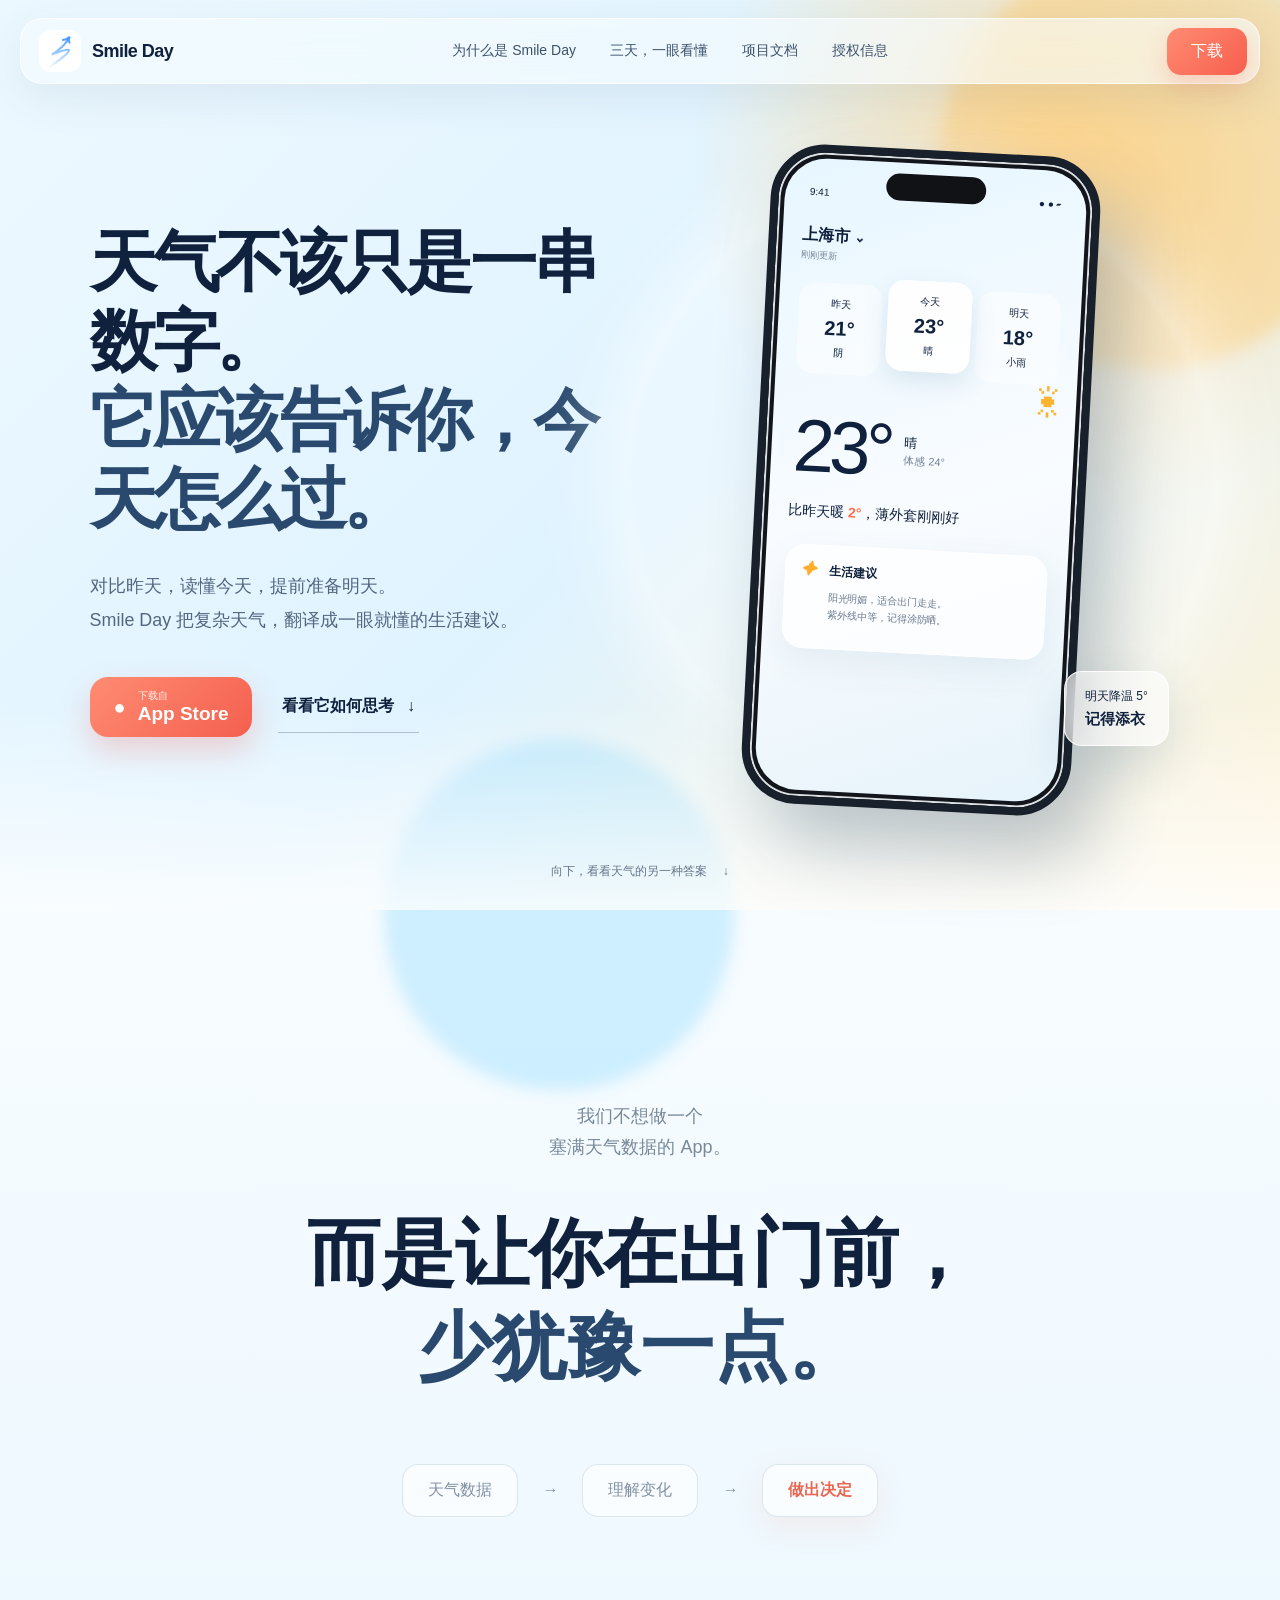
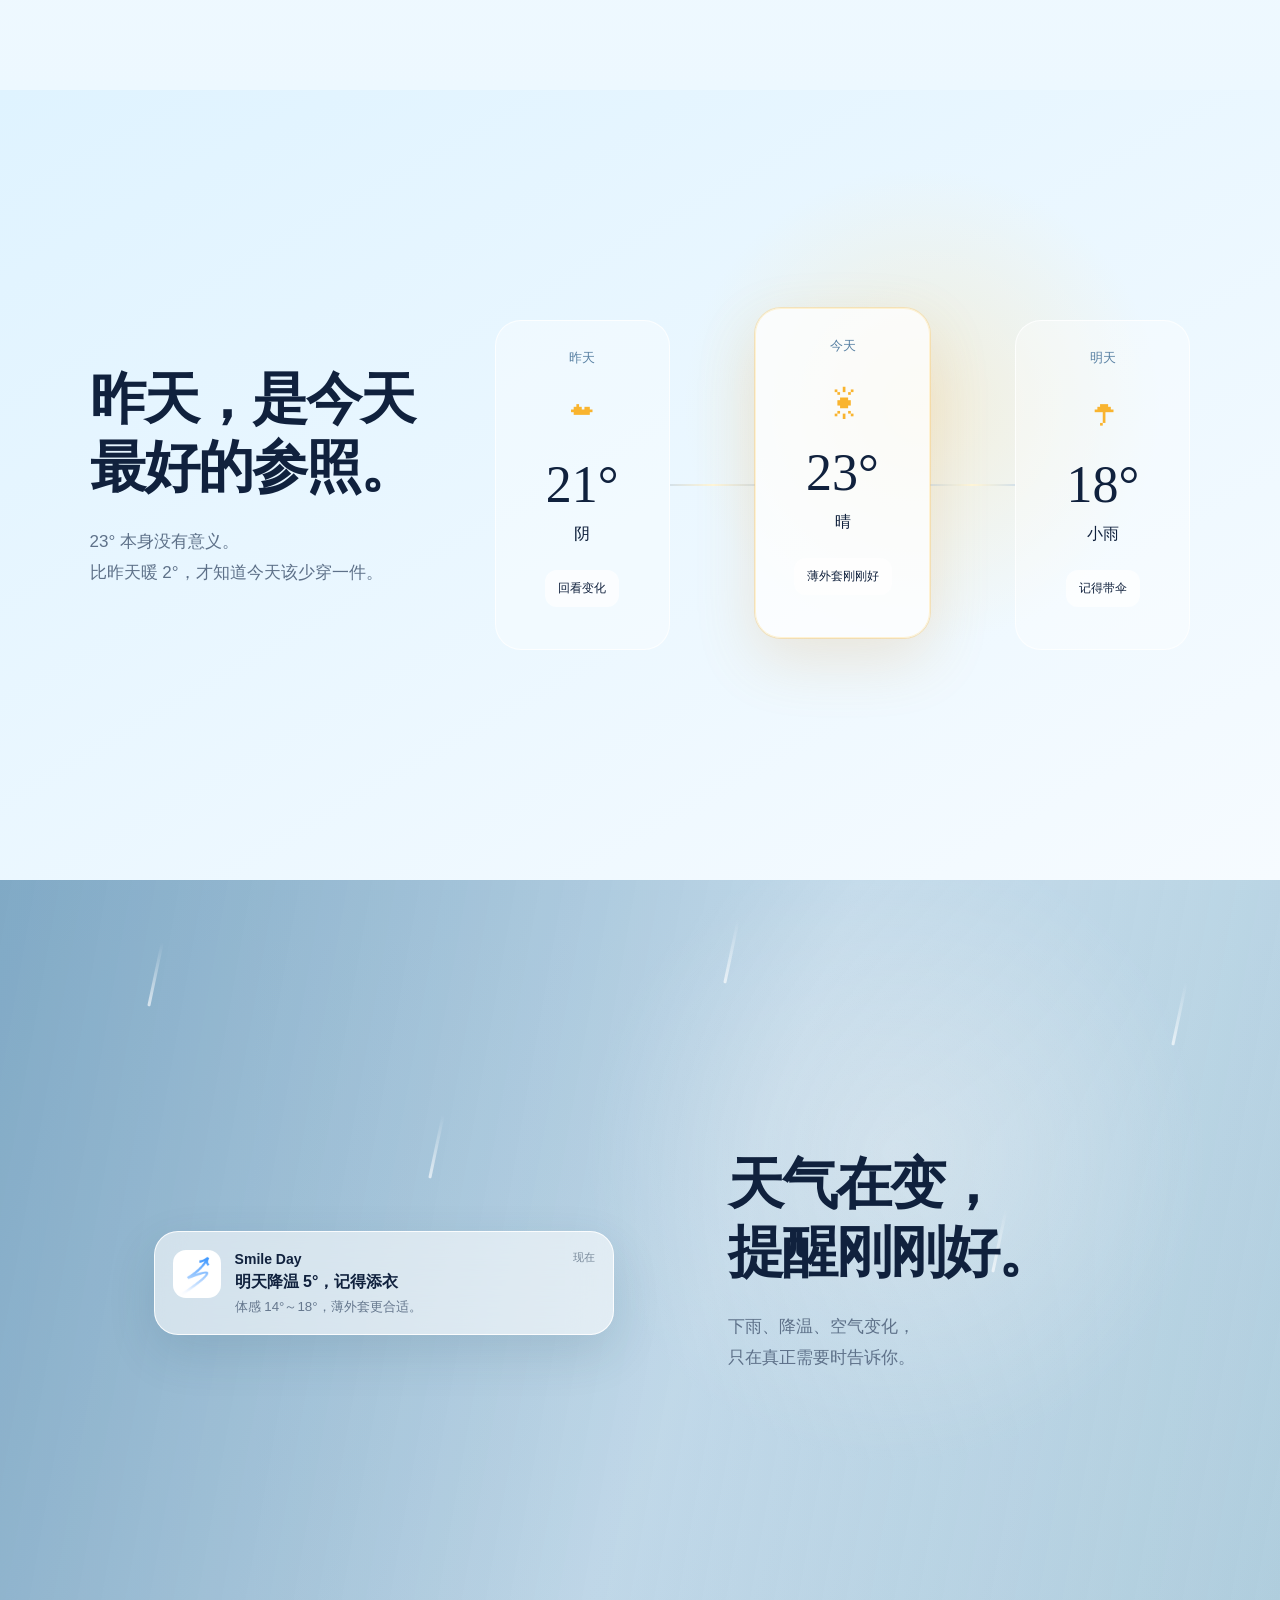
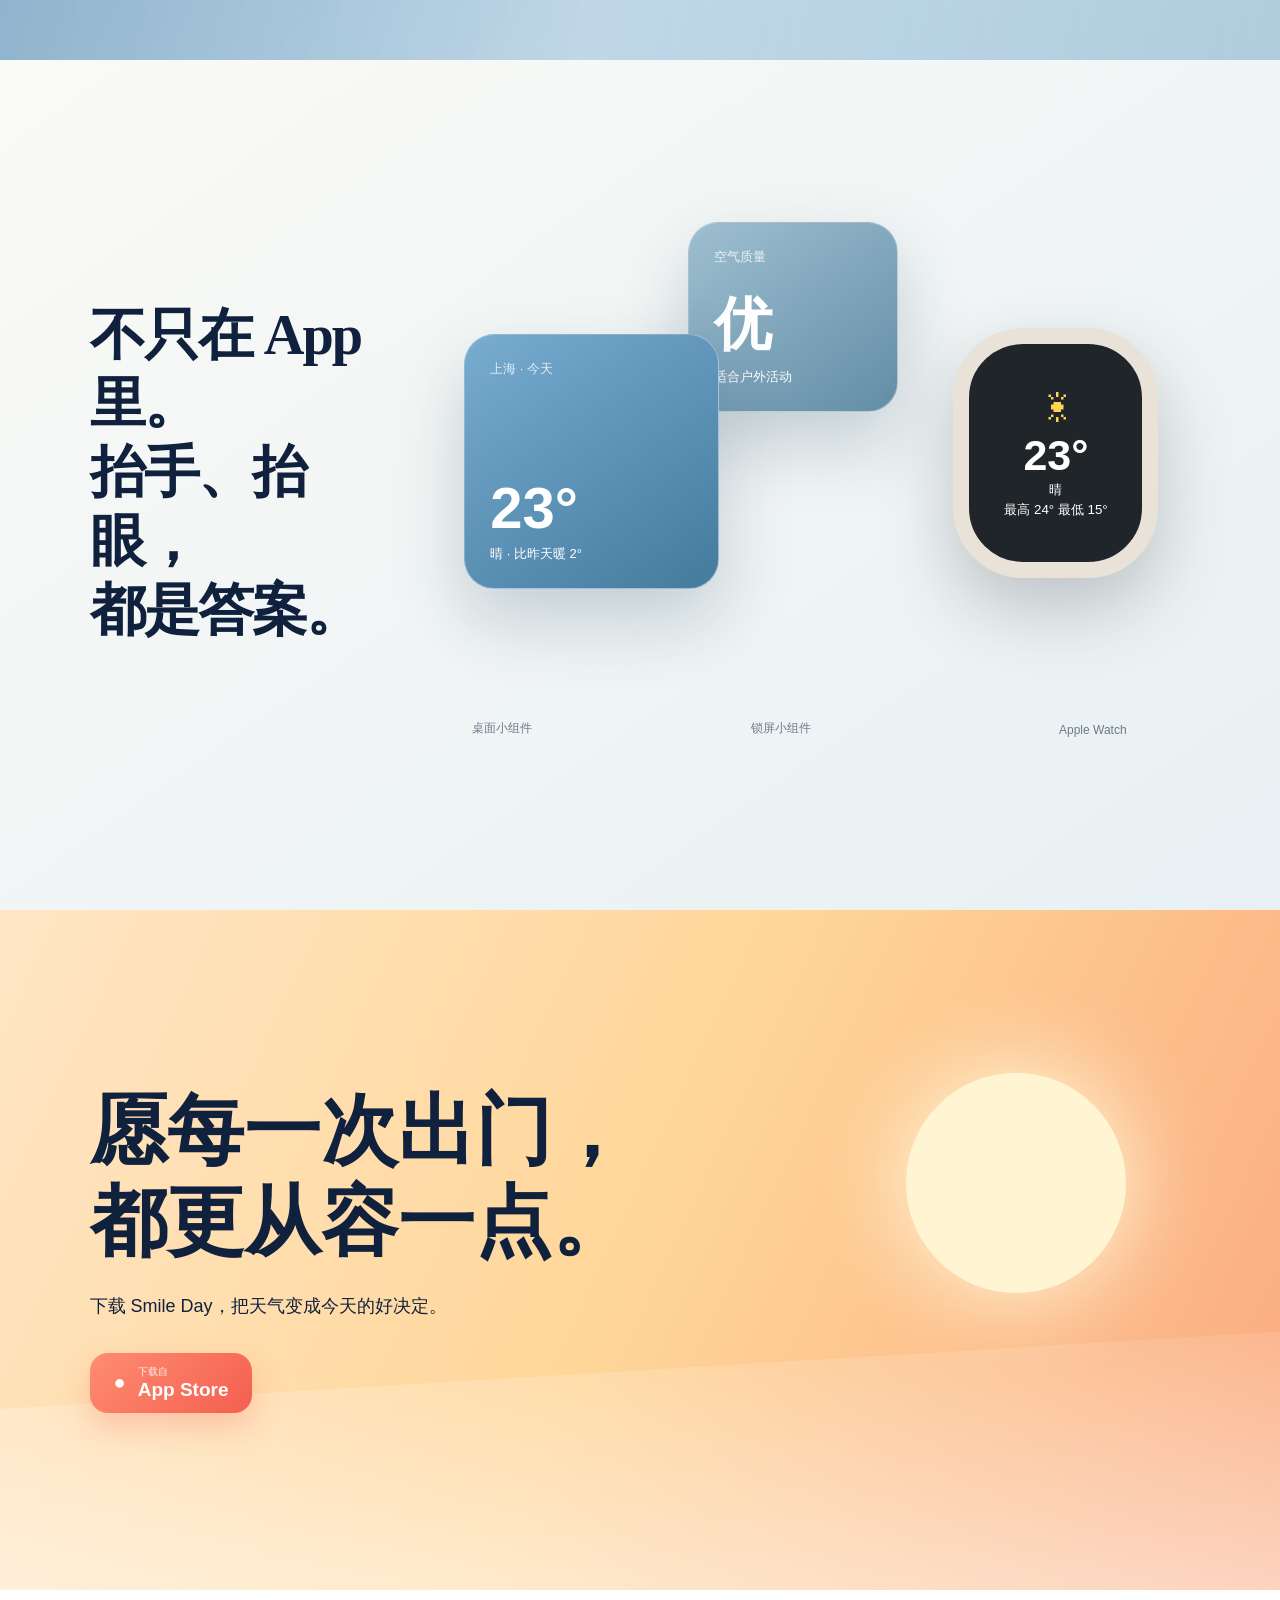
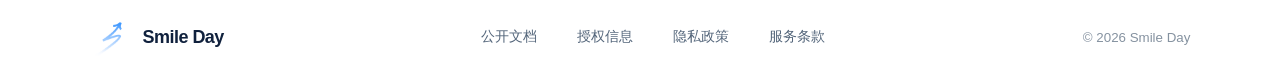
<file: website/index.html>
<!doctype html>
<html lang="zh-CN">
<head>
  <meta charset="UTF-8" />
  <meta name="viewport" content="width=device-width, initial-scale=1.0" />
  <meta name="description" content="Smile Day 用昨天、今天、明天的天气对比，把复杂数据翻译成一眼就懂的生活建议。" />
  <meta name="theme-color" content="#eaf7ff" />
  <title>Smile Day｜天气，应该告诉你今天怎么过</title>
  <link rel="icon" href="assets/app-icon.png" />
  <link rel="stylesheet" href="styles.css" />
</head>
<body>
  <header class="nav" aria-label="主导航">
    <a class="brand" href="#top" aria-label="Smile Day 首页"><img src="assets/app-icon.png" alt="" /><span>Smile Day</span></a>
    <nav><a href="#idea">为什么是 Smile Day</a><a href="#compare">三天，一眼看懂</a><a href="docs/">项目文档</a><a href="authorization/">授权信息</a></nav>
    <a class="nav-cta" href="https://apps.apple.com/cn/app/smile-day-%E6%98%A8%E5%A4%A9-%E4%BB%8A%E5%A4%A9-%E6%98%8E%E5%A4%A9%E5%A4%A9%E6%B0%94%E9%A2%84%E6%8A%A5/id6754752923">下载</a>
  </header>

  <main id="top">
    <section class="hero">
      <div class="sky-orb orb-one"></div><div class="sky-orb orb-two"></div>
      <div class="hero-copy reveal">
        <h1>天气不该只是一串数字。<br /><em>它应该告诉你，今天怎么过。</em></h1>
        <p>对比昨天，读懂今天，提前准备明天。<br />Smile Day 把复杂天气，翻译成一眼就懂的生活建议。</p>
        <div class="actions">
          <a class="store-button" href="https://apps.apple.com/cn/app/smile-day-%E6%98%A8%E5%A4%A9-%E4%BB%8A%E5%A4%A9-%E6%98%8E%E5%A4%A9%E5%A4%A9%E6%B0%94%E9%A2%84%E6%8A%A5/id6754752923"><span class="apple">●</span><span><small>下载自</small>App Store</span></a>
          <a class="text-link" href="#compare">看看它如何思考 <span>↓</span></a>
        </div>
      </div>
      <div class="hero-product reveal delay-1" aria-label="Smile Day 应用界面示意">
        <div class="halo"></div>
        <div class="phone">
          <div class="island"></div>
          <div class="phone-screen sunny">
            <div class="status"><span>9:41</span><span>● ● ▰</span></div>
            <div class="location">上海市 <span>⌄</span><small>刚刚更新</small></div>
            <div class="days"><button data-day="yesterday"><span>昨天</span><b>21°</b><small>阴</small></button><button class="active" data-day="today"><span>今天</span><b>23°</b><small>晴</small></button><button data-day="tomorrow"><span>明天</span><b>18°</b><small>小雨</small></button></div>
            <div class="main-temp"><div class="weather-symbol">☀</div><strong>23°</strong><span>晴<br /><small>体感 24°</small></span></div>
            <p class="decision">比昨天暖 <b>2°</b>，薄外套刚刚好</p>
            <div class="advice"><i>✦</i><div><b>生活建议</b><p>阳光明媚，适合出门走走。<br />紫外线中等，记得涂防晒。</p></div></div>
          </div>
        </div>
        <div class="float-note glass"><span>明天降温 5°</span><b>记得添衣</b></div>
      </div>
      <a class="scroll-cue" href="#idea">向下，看看天气的另一种答案 <span>↓</span></a>
    </section>

    <section class="manifesto" id="idea">
      <p class="reveal">我们不想做一个<br />塞满天气数据的 App。</p>
      <h2 class="reveal">而是让你在出门前，<br /><em>少犹豫一点。</em></h2>
      <div class="decision-strip reveal"><span>天气数据</span><i>→</i><span>理解变化</span><i>→</i><strong>做出决定</strong></div>
    </section>

    <section class="compare" id="compare">
      <div class="section-copy reveal"><h2>昨天，是今天<br />最好的参照。</h2><p>23° 本身没有意义。<br />比昨天暖 2°，才知道今天该少穿一件。</p></div>
      <div class="timeline reveal delay-1">
        <button class="day-card" data-scene="cloudy"><small>昨天</small><span class="icon">☁</span><strong>21°</strong><p>阴</p><em>回看变化</em></button>
        <div class="line"></div>
        <button class="day-card selected" data-scene="sunny"><small>今天</small><span class="icon">☀</span><strong>23°</strong><p>晴</p><em>薄外套刚刚好</em></button>
        <div class="line"></div>
        <button class="day-card" data-scene="rainy"><small>明天</small><span class="icon">☂</span><strong>18°</strong><p>小雨</p><em>记得带伞</em></button>
      </div>
    </section>

    <section class="notify">
      <div class="rain-pane"><span></span><span></span><span></span><span></span><span></span></div>
      <div class="notification glass reveal"><img src="assets/app-icon.png" alt="" /><div><b>Smile Day</b><p>明天降温 5°，记得添衣</p><small>体感 14°～18°，薄外套更合适。</small></div><time>现在</time></div>
      <div class="section-copy reveal"><h2>天气在变，<br />提醒刚刚好。</h2><p>下雨、降温、空气变化，<br />只在真正需要时告诉你。</p></div>
    </section>

    <section class="everywhere" id="everywhere">
      <div class="section-copy reveal"><h2>不只在 App 里。<br />抬手、抬眼，<br />都是答案。</h2></div>
      <div class="device-stage reveal delay-1">
        <div class="widget widget-air"><small>空气质量</small><b>优</b><span>适合户外活动</span></div>
        <div class="widget widget-weather"><small>上海 · 今天</small><b>23°</b><span>晴 · 比昨天暖 2°</span></div>
        <div class="watch"><div><span>☀</span><b>23°</b><small>晴<br />最高 24° 最低 15°</small></div></div>
        <span class="device-label label-one">桌面小组件</span><span class="device-label label-two">锁屏小组件</span><span class="device-label label-three">Apple Watch</span>
      </div>
    </section>

    <section class="final-cta">
      <div class="sunset"></div>
      <div class="reveal"><h2>愿每一次出门，<br />都更从容一点。</h2><p>下载 Smile Day，把天气变成今天的好决定。</p><a class="store-button" href="https://apps.apple.com/cn/app/smile-day-%E6%98%A8%E5%A4%A9-%E4%BB%8A%E5%A4%A9-%E6%98%8E%E5%A4%A9%E5%A4%A9%E6%B0%94%E9%A2%84%E6%8A%A5/id6754752923"><span class="apple">●</span><span><small>下载自</small>App Store</span></a></div>
    </section>
  </main>
  <footer><a class="brand" href="#top"><img src="assets/app-icon.png" alt="" /><span>Smile Day</span></a><div><a href="docs/">公开文档</a><a href="authorization/">授权信息</a><a href="privacy/">隐私政策</a><a href="terms/">服务条款</a></div><small>© 2026 Smile Day</small></footer>
  <script src="script.js"></script>
</body>
</html>
</file>
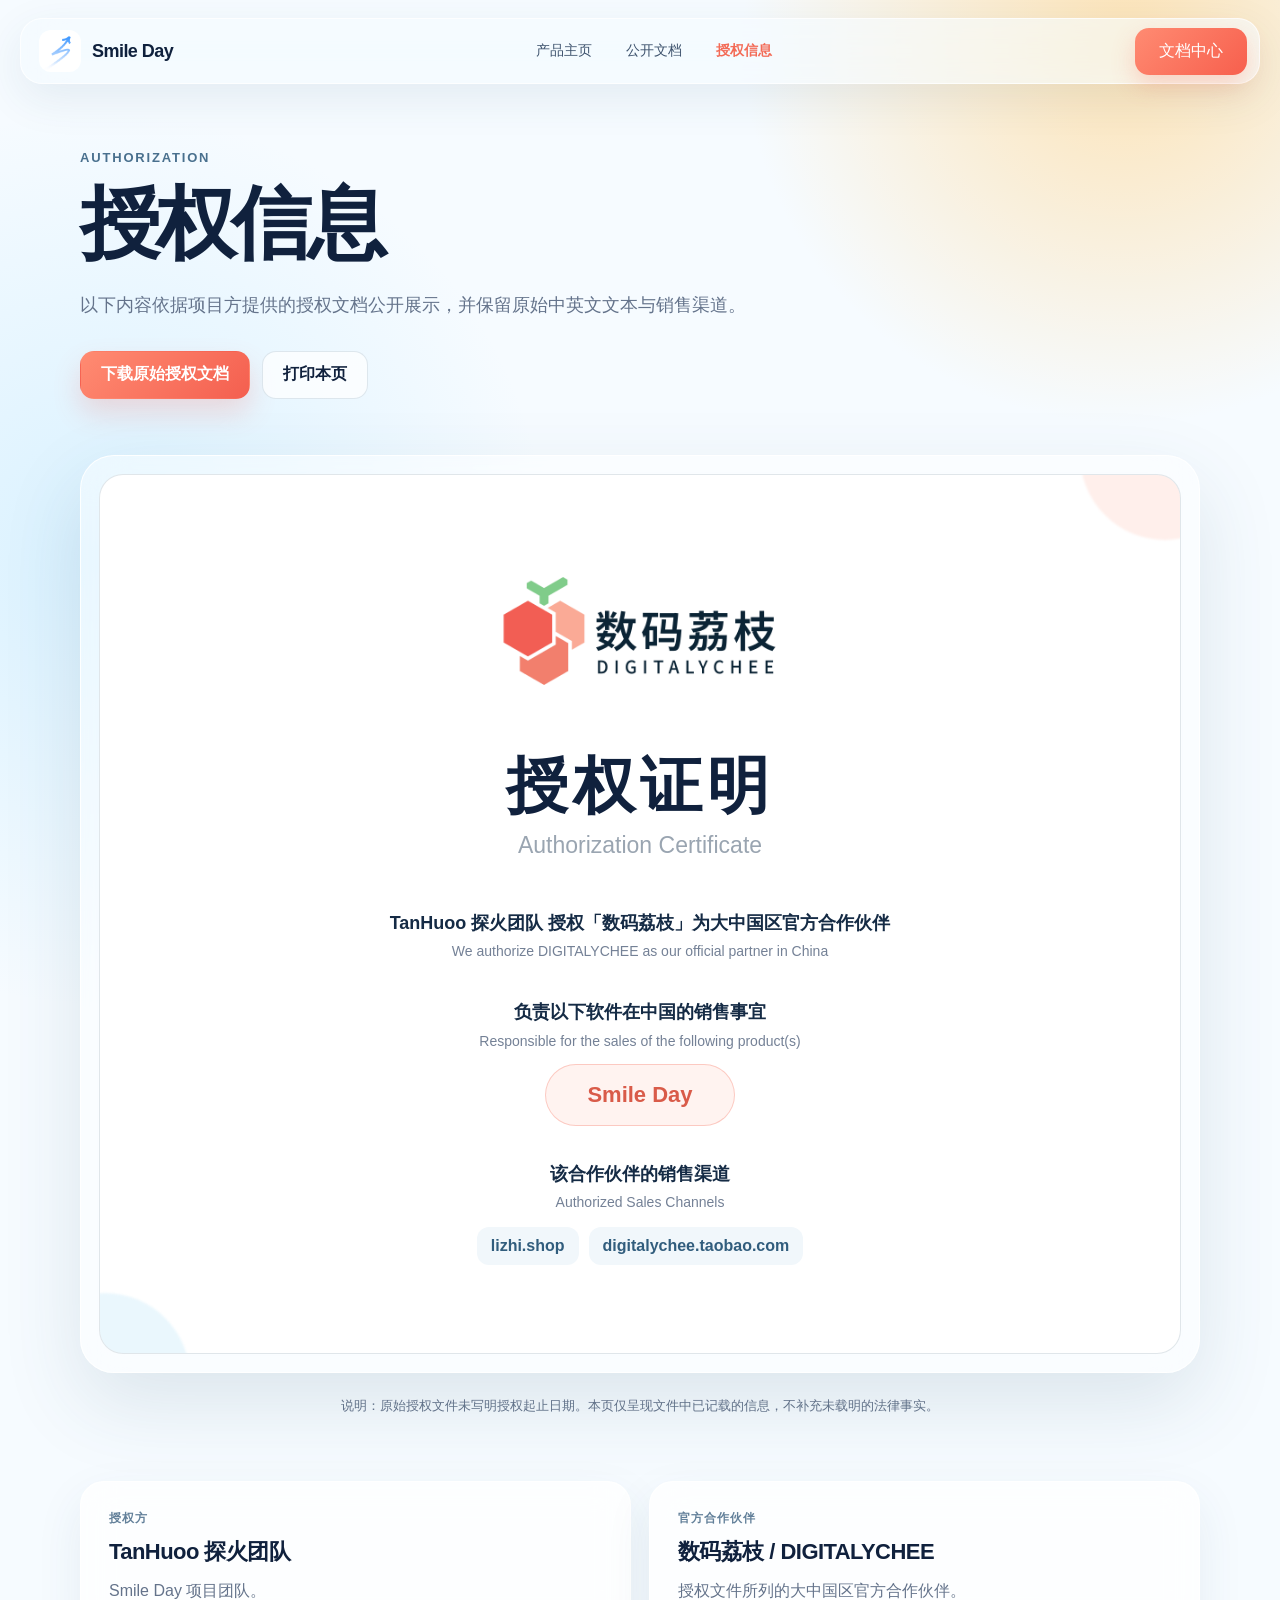
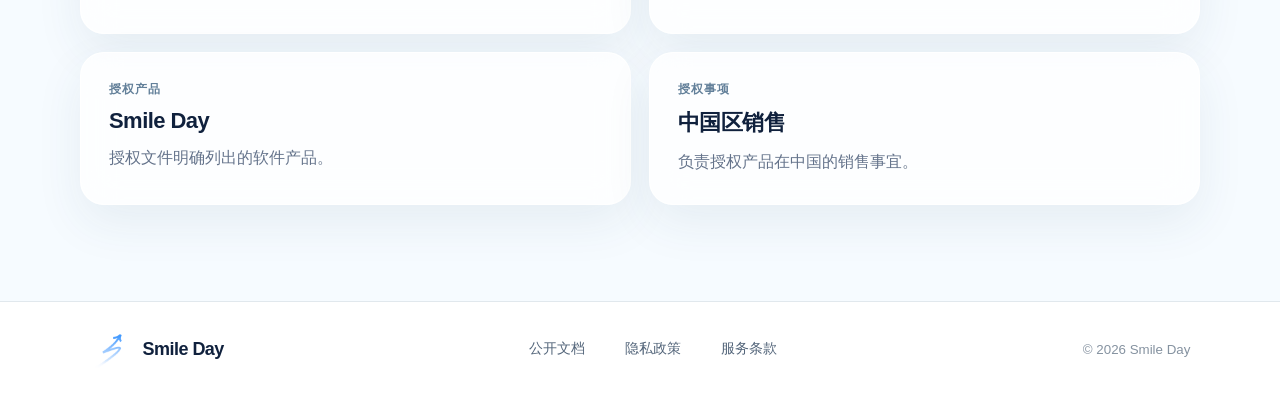
<file: website/authorization/index.html>
<!doctype html>
<html lang="zh-CN">
<head>
  <meta charset="UTF-8" />
  <meta name="viewport" content="width=device-width, initial-scale=1.0" />
  <meta name="description" content="Smile Day 授权信息：TanHuoo 探火团队授权数码荔枝为大中国区官方合作伙伴。" />
  <meta name="theme-color" content="#f6fbff" />
  <title>授权信息｜Smile Day</title>
  <link rel="icon" href="../assets/app-icon.png" />
  <link rel="stylesheet" href="../styles.css" />
  <link rel="stylesheet" href="../content-pages.css" />
</head>
<body class="content-site">
  <header class="nav" aria-label="主导航">
    <a class="brand" href="../" aria-label="返回 Smile Day 首页"><img src="../assets/app-icon.png" alt="" /><span>Smile Day</span></a>
    <nav><a href="../">产品主页</a><a href="../docs/">公开文档</a><a href="./" aria-current="page">授权信息</a></nav>
    <a class="nav-cta" href="../docs/">文档中心</a>
  </header>

  <main class="content-main">
    <header class="page-hero">
      <p class="eyebrow">Authorization</p>
      <h1>授权信息</h1>
      <p>以下内容依据项目方提供的授权文档公开展示，并保留原始中英文文本与销售渠道。</p>
      <div class="page-actions">
        <a class="page-button primary" href="../documents/smile-day-digitalychee-authorization.docx" download>下载原始授权文档</a>
        <a class="page-button" href="#certificate" onclick="window.print(); return false;">打印本页</a>
      </div>
    </header>

    <section class="certificate-shell" id="certificate" aria-labelledby="certificate-title">
      <article class="certificate">
        <img class="partner-logo" src="../assets/digitalychee-logo.png" alt="数码荔枝 DIGITALYCHEE" />
        <h2 id="certificate-title">授权证明</h2>
        <p class="subtitle">Authorization Certificate</p>

        <div class="certificate-copy">
          <p><strong>TanHuoo 探火团队 授权「数码荔枝」为大中国区官方合作伙伴</strong><span>We authorize DIGITALYCHEE as our official partner in China</span></p>
          <p><strong>负责以下软件在中国的销售事宜</strong><span>Responsible for the sales of the following product(s)</span><b class="product-seal">Smile Day</b></p>
          <p><strong>该合作伙伴的销售渠道</strong><span>Authorized Sales Channels</span></p>
        </div>

        <div class="channel-links" aria-label="授权销售渠道">
          <a href="https://lizhi.shop" rel="noopener noreferrer">lizhi.shop</a>
          <a href="https://digitalychee.taobao.com" rel="noopener noreferrer">digitalychee.taobao.com</a>
        </div>
      </article>
    </section>

    <p class="source-note">说明：原始授权文件未写明授权起止日期。本页仅呈现文件中已记载的信息，不补充未载明的法律事实。</p>

    <section class="info-grid" aria-label="授权摘要">
      <article class="info-card"><small>授权方</small><h2>TanHuoo 探火团队</h2><p>Smile Day 项目团队。</p></article>
      <article class="info-card"><small>官方合作伙伴</small><h2>数码荔枝 / DIGITALYCHEE</h2><p>授权文件所列的大中国区官方合作伙伴。</p></article>
      <article class="info-card"><small>授权产品</small><h2>Smile Day</h2><p>授权文件明确列出的软件产品。</p></article>
      <article class="info-card"><small>授权事项</small><h2>中国区销售</h2><p>负责授权产品在中国的销售事宜。</p></article>
    </section>
  </main>

  <footer><a class="brand" href="../"><img src="../assets/app-icon.png" alt="" /><span>Smile Day</span></a><div><a href="../docs/">公开文档</a><a href="../privacy/">隐私政策</a><a href="../terms/">服务条款</a></div><small>© 2026 Smile Day</small></footer>
</body>
</html>
</file>
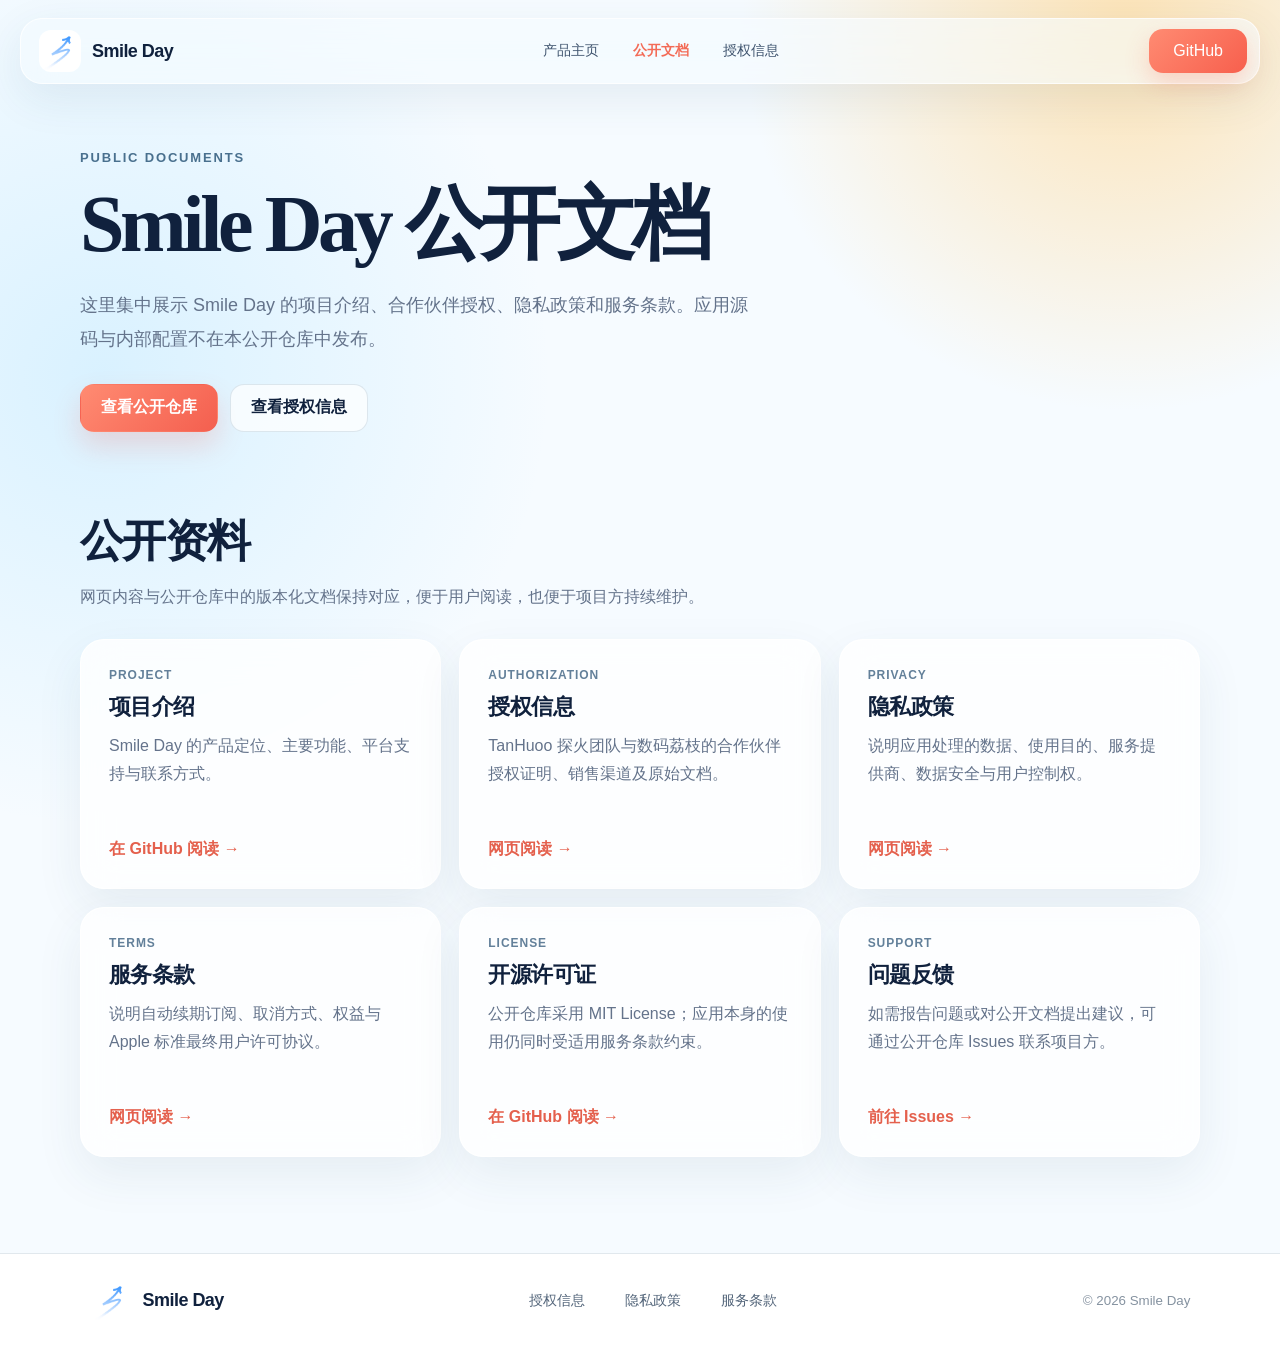
<file: website/docs/index.html>
<!doctype html>
<html lang="zh-CN">
<head>
  <meta charset="UTF-8" />
  <meta name="viewport" content="width=device-width, initial-scale=1.0" />
  <meta name="description" content="Smile Day 公开文档中心：项目介绍、授权信息、隐私政策与服务条款。" />
  <meta name="theme-color" content="#f6fbff" />
  <title>公开文档｜Smile Day</title>
  <link rel="icon" href="../assets/app-icon.png" />
  <link rel="stylesheet" href="../styles.css" />
  <link rel="stylesheet" href="../content-pages.css" />
</head>
<body class="content-site">
  <header class="nav" aria-label="主导航">
    <a class="brand" href="../" aria-label="返回 Smile Day 首页"><img src="../assets/app-icon.png" alt="" /><span>Smile Day</span></a>
    <nav><a href="../">产品主页</a><a href="./" aria-current="page">公开文档</a><a href="../authorization/">授权信息</a></nav>
    <a class="nav-cta" href="https://github.com/TanHuoo/smile-day">GitHub</a>
  </header>

  <main class="content-main">
    <header class="page-hero">
      <p class="eyebrow">Public Documents</p>
      <h1>Smile Day 公开文档</h1>
      <p>这里集中展示 Smile Day 的项目介绍、合作伙伴授权、隐私政策和服务条款。应用源码与内部配置不在本公开仓库中发布。</p>
      <div class="page-actions">
        <a class="page-button primary" href="https://github.com/TanHuoo/smile-day">查看公开仓库</a>
        <a class="page-button" href="../authorization/">查看授权信息</a>
      </div>
    </header>

    <section class="content-section" aria-labelledby="library-title">
      <h2 class="section-heading" id="library-title">公开资料</h2>
      <p>网页内容与公开仓库中的版本化文档保持对应，便于用户阅读，也便于项目方持续维护。</p>
      <div class="document-grid public-document-grid">
        <article class="document-card"><small>Project</small><h2>项目介绍</h2><p>Smile Day 的产品定位、主要功能、平台支持与联系方式。</p><a href="https://github.com/TanHuoo/smile-day#readme">在 GitHub 阅读 →</a></article>
        <article class="document-card"><small>Authorization</small><h2>授权信息</h2><p>TanHuoo 探火团队与数码荔枝的合作伙伴授权证明、销售渠道及原始文档。</p><a href="../authorization/">网页阅读 →</a></article>
        <article class="document-card"><small>Privacy</small><h2>隐私政策</h2><p>说明应用处理的数据、使用目的、服务提供商、数据安全与用户控制权。</p><a href="../privacy/">网页阅读 →</a></article>
        <article class="document-card"><small>Terms</small><h2>服务条款</h2><p>说明自动续期订阅、取消方式、权益与 Apple 标准最终用户许可协议。</p><a href="../terms/">网页阅读 →</a></article>
        <article class="document-card"><small>License</small><h2>开源许可证</h2><p>公开仓库采用 MIT License；应用本身的使用仍同时受适用服务条款约束。</p><a href="https://github.com/TanHuoo/smile-day/blob/main/LICENSE">在 GitHub 阅读 →</a></article>
        <article class="document-card"><small>Support</small><h2>问题反馈</h2><p>如需报告问题或对公开文档提出建议，可通过公开仓库 Issues 联系项目方。</p><a href="https://github.com/TanHuoo/smile-day/issues">前往 Issues →</a></article>
      </div>
    </section>
  </main>

  <footer><a class="brand" href="../"><img src="../assets/app-icon.png" alt="" /><span>Smile Day</span></a><div><a href="../authorization/">授权信息</a><a href="../privacy/">隐私政策</a><a href="../terms/">服务条款</a></div><small>© 2026 Smile Day</small></footer>
</body>
</html>
</file>
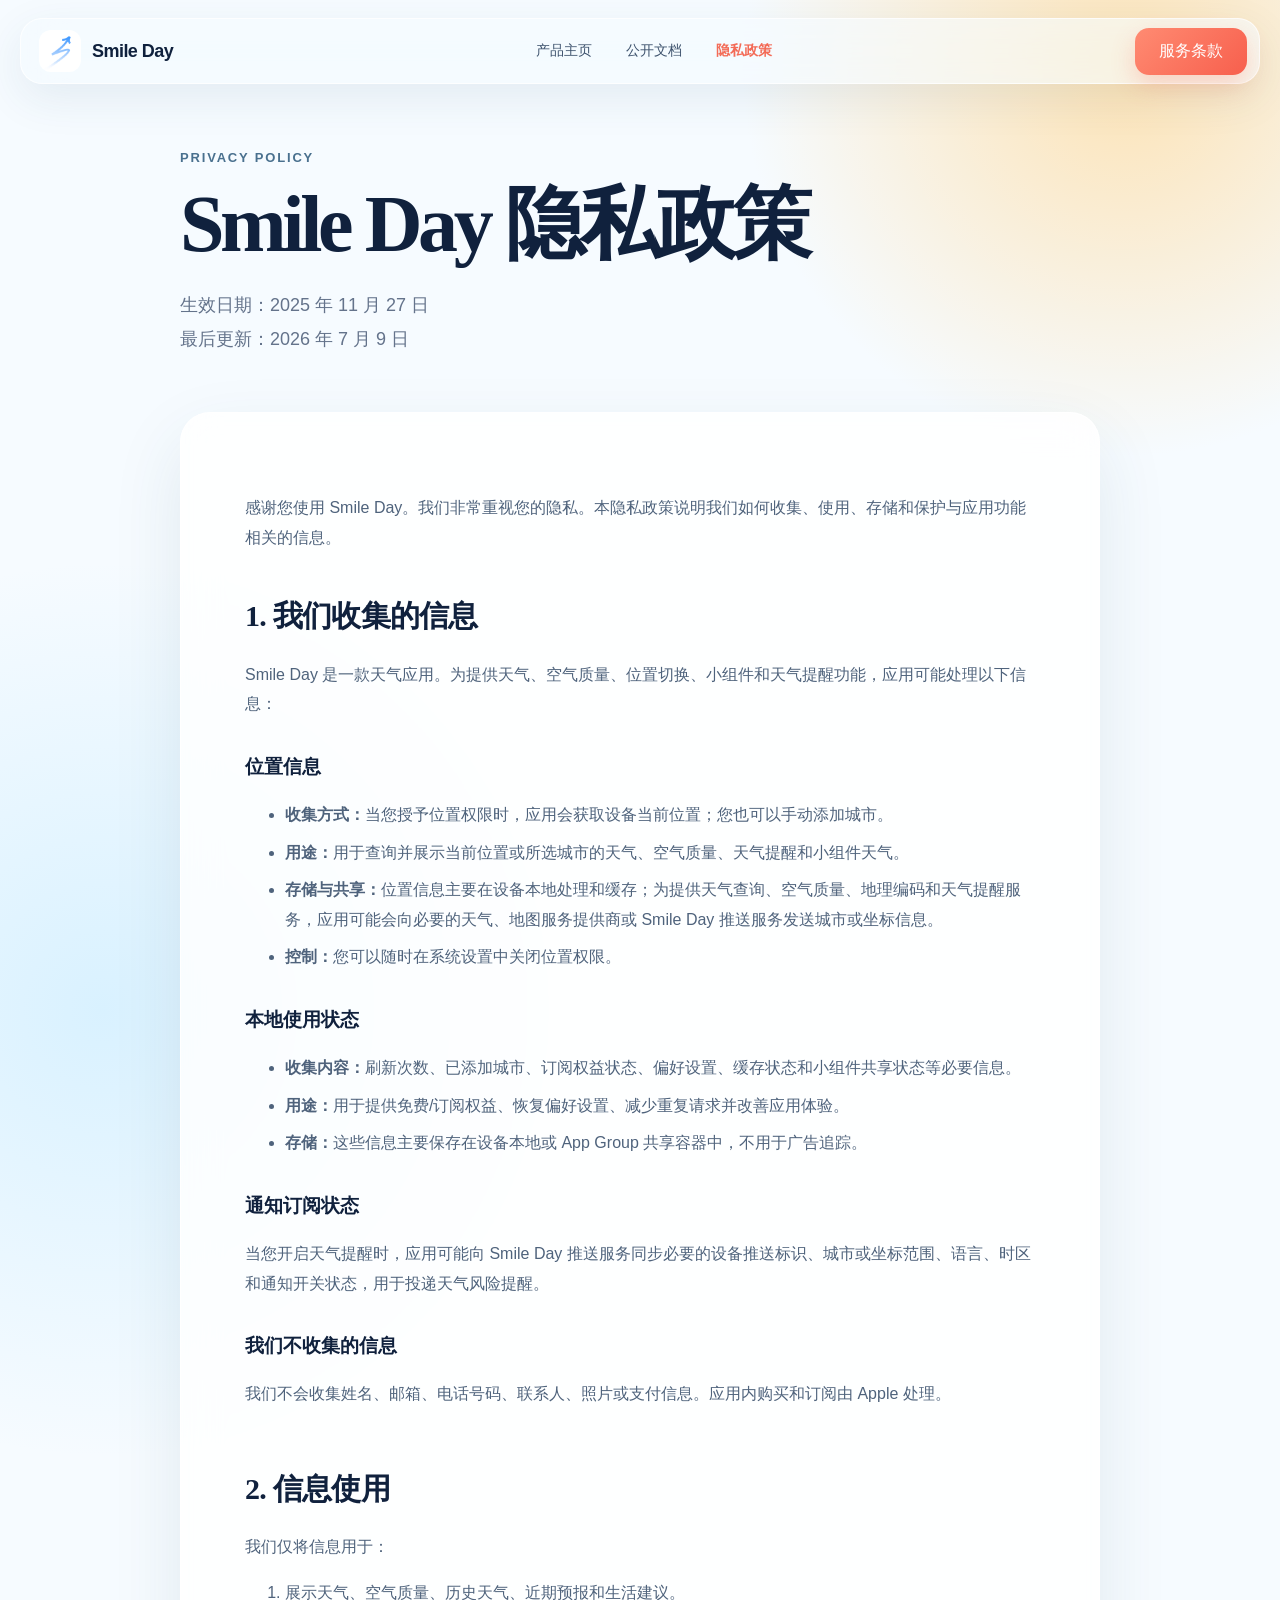
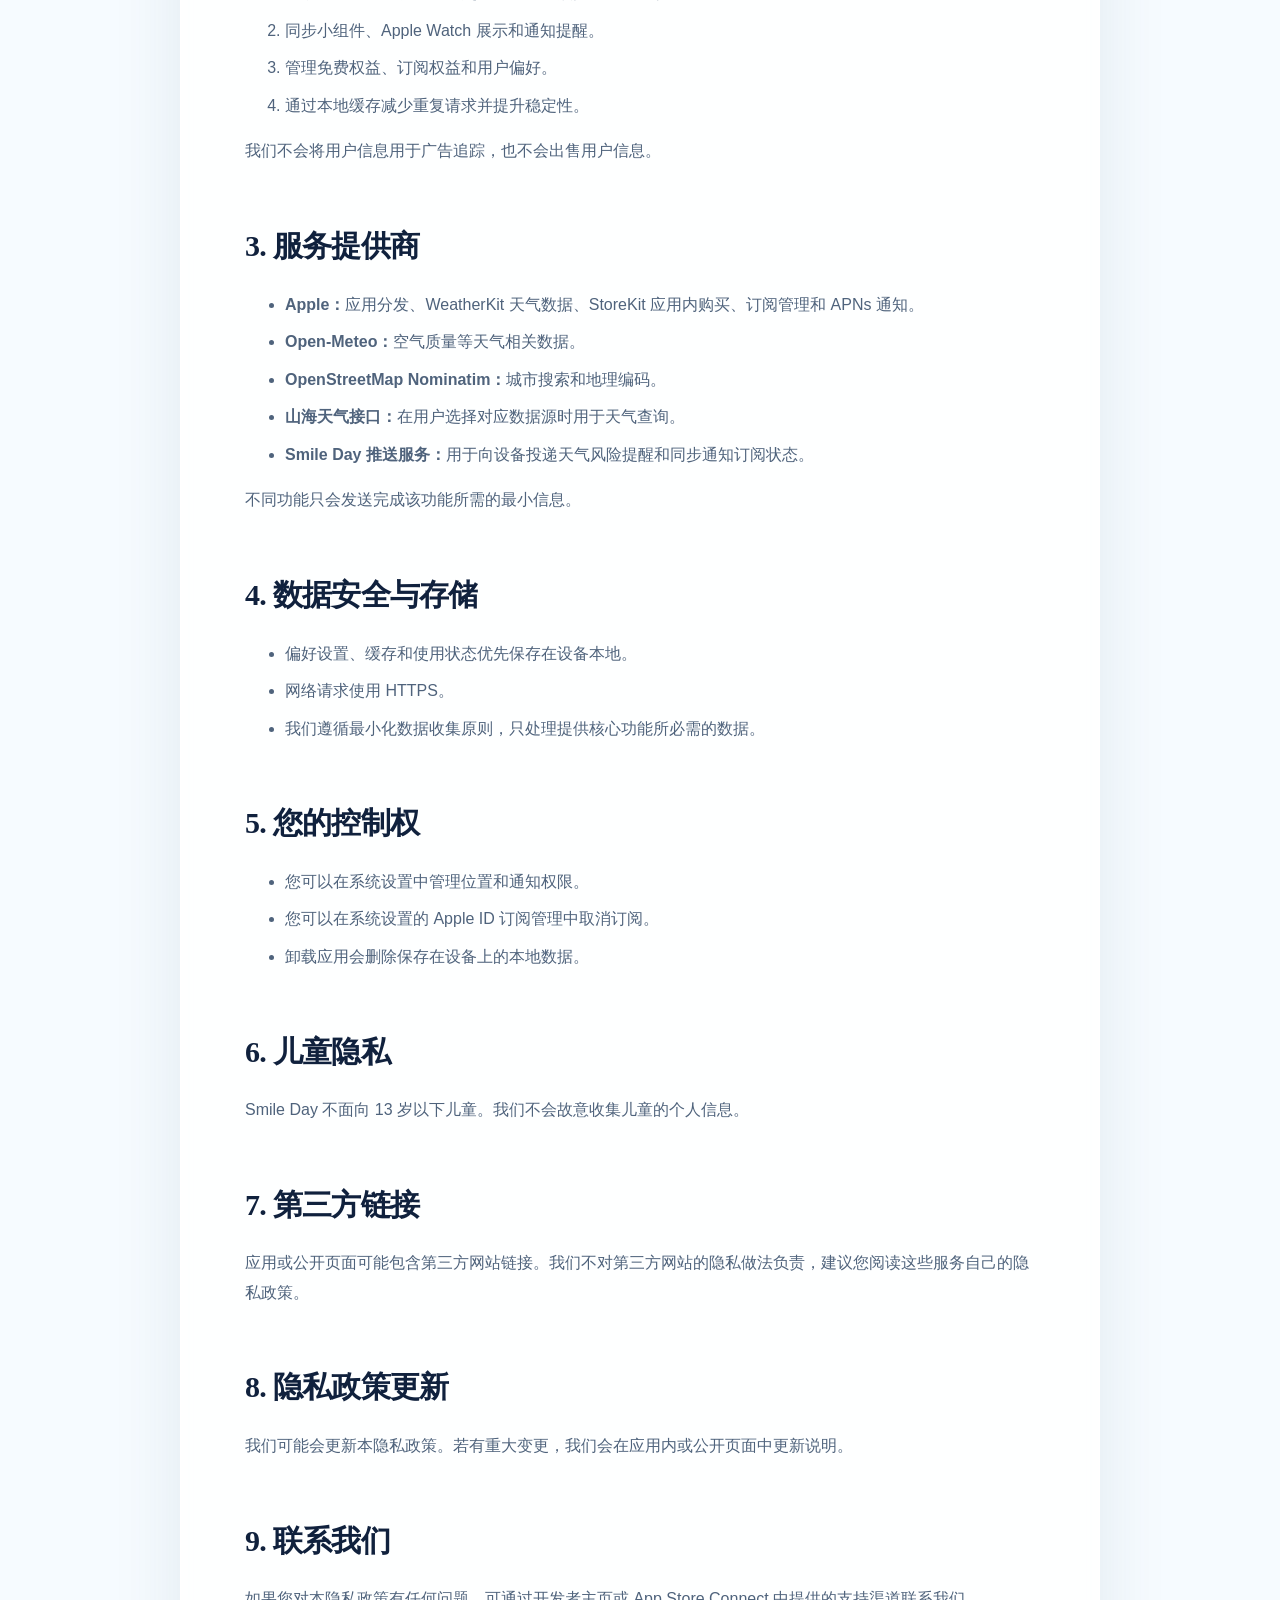
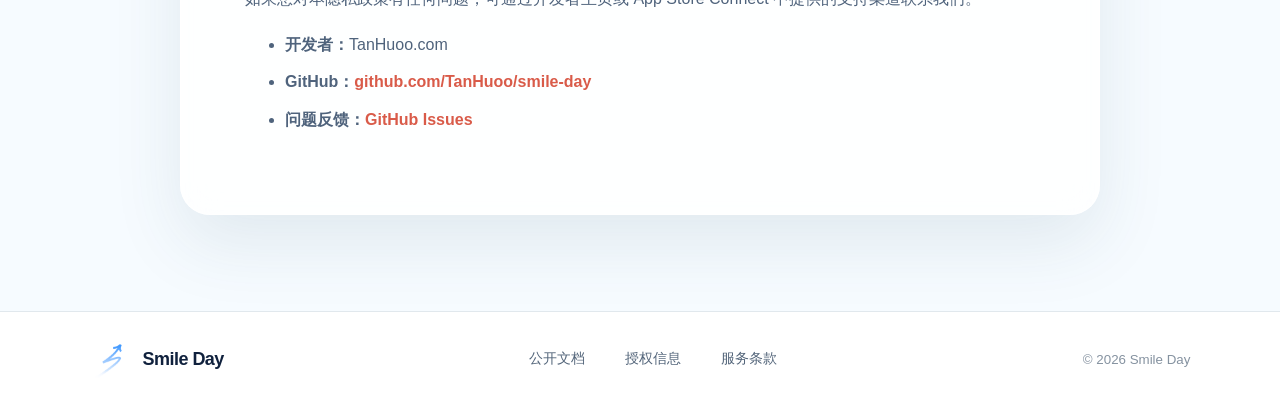
<file: website/privacy/index.html>
<!doctype html>
<html lang="zh-CN">
<head>
  <meta charset="UTF-8" />
  <meta name="viewport" content="width=device-width, initial-scale=1.0" />
  <meta name="description" content="Smile Day 隐私政策。" />
  <meta name="theme-color" content="#f6fbff" />
  <title>隐私政策｜Smile Day</title>
  <link rel="icon" href="../assets/app-icon.png" />
  <link rel="stylesheet" href="../styles.css" />
  <link rel="stylesheet" href="../content-pages.css" />
</head>
<body class="content-site">
  <header class="nav" aria-label="主导航">
    <a class="brand" href="../" aria-label="返回 Smile Day 首页"><img src="../assets/app-icon.png" alt="" /><span>Smile Day</span></a>
    <nav><a href="../">产品主页</a><a href="../docs/">公开文档</a><a href="./" aria-current="page">隐私政策</a></nav>
    <a class="nav-cta" href="../terms/">服务条款</a>
  </header>

  <main class="content-main legal-main">
    <header class="page-hero">
      <p class="eyebrow">Privacy Policy</p>
      <h1>Smile Day 隐私政策</h1>
      <p>生效日期：2025 年 11 月 27 日<br />最后更新：2026 年 7 月 9 日</p>
    </header>

    <article class="legal-document">
      <p>感谢您使用 Smile Day。我们非常重视您的隐私。本隐私政策说明我们如何收集、使用、存储和保护与应用功能相关的信息。</p>

      <h2>1. 我们收集的信息</h2>
      <p>Smile Day 是一款天气应用。为提供天气、空气质量、位置切换、小组件和天气提醒功能，应用可能处理以下信息：</p>

      <h3>位置信息</h3>
      <ul>
        <li><strong>收集方式：</strong>当您授予位置权限时，应用会获取设备当前位置；您也可以手动添加城市。</li>
        <li><strong>用途：</strong>用于查询并展示当前位置或所选城市的天气、空气质量、天气提醒和小组件天气。</li>
        <li><strong>存储与共享：</strong>位置信息主要在设备本地处理和缓存；为提供天气查询、空气质量、地理编码和天气提醒服务，应用可能会向必要的天气、地图服务提供商或 Smile Day 推送服务发送城市或坐标信息。</li>
        <li><strong>控制：</strong>您可以随时在系统设置中关闭位置权限。</li>
      </ul>

      <h3>本地使用状态</h3>
      <ul>
        <li><strong>收集内容：</strong>刷新次数、已添加城市、订阅权益状态、偏好设置、缓存状态和小组件共享状态等必要信息。</li>
        <li><strong>用途：</strong>用于提供免费/订阅权益、恢复偏好设置、减少重复请求并改善应用体验。</li>
        <li><strong>存储：</strong>这些信息主要保存在设备本地或 App Group 共享容器中，不用于广告追踪。</li>
      </ul>

      <h3>通知订阅状态</h3>
      <p>当您开启天气提醒时，应用可能向 Smile Day 推送服务同步必要的设备推送标识、城市或坐标范围、语言、时区和通知开关状态，用于投递天气风险提醒。</p>

      <h3>我们不收集的信息</h3>
      <p>我们不会收集姓名、邮箱、电话号码、联系人、照片或支付信息。应用内购买和订阅由 Apple 处理。</p>

      <h2>2. 信息使用</h2>
      <p>我们仅将信息用于：</p>
      <ol>
        <li>展示天气、空气质量、历史天气、近期预报和生活建议。</li>
        <li>同步小组件、Apple Watch 展示和通知提醒。</li>
        <li>管理免费权益、订阅权益和用户偏好。</li>
        <li>通过本地缓存减少重复请求并提升稳定性。</li>
      </ol>
      <p>我们不会将用户信息用于广告追踪，也不会出售用户信息。</p>

      <h2>3. 服务提供商</h2>
      <ul>
        <li><strong>Apple：</strong>应用分发、WeatherKit 天气数据、StoreKit 应用内购买、订阅管理和 APNs 通知。</li>
        <li><strong>Open-Meteo：</strong>空气质量等天气相关数据。</li>
        <li><strong>OpenStreetMap Nominatim：</strong>城市搜索和地理编码。</li>
        <li><strong>山海天气接口：</strong>在用户选择对应数据源时用于天气查询。</li>
        <li><strong>Smile Day 推送服务：</strong>用于向设备投递天气风险提醒和同步通知订阅状态。</li>
      </ul>
      <p>不同功能只会发送完成该功能所需的最小信息。</p>

      <h2>4. 数据安全与存储</h2>
      <ul>
        <li>偏好设置、缓存和使用状态优先保存在设备本地。</li>
        <li>网络请求使用 HTTPS。</li>
        <li>我们遵循最小化数据收集原则，只处理提供核心功能所必需的数据。</li>
      </ul>

      <h2>5. 您的控制权</h2>
      <ul>
        <li>您可以在系统设置中管理位置和通知权限。</li>
        <li>您可以在系统设置的 Apple ID 订阅管理中取消订阅。</li>
        <li>卸载应用会删除保存在设备上的本地数据。</li>
      </ul>

      <h2>6. 儿童隐私</h2>
      <p>Smile Day 不面向 13 岁以下儿童。我们不会故意收集儿童的个人信息。</p>

      <h2>7. 第三方链接</h2>
      <p>应用或公开页面可能包含第三方网站链接。我们不对第三方网站的隐私做法负责，建议您阅读这些服务自己的隐私政策。</p>

      <h2>8. 隐私政策更新</h2>
      <p>我们可能会更新本隐私政策。若有重大变更，我们会在应用内或公开页面中更新说明。</p>

      <h2>9. 联系我们</h2>
      <p>如果您对本隐私政策有任何问题，可通过开发者主页或 App Store Connect 中提供的支持渠道联系我们。</p>
      <ul>
        <li><strong>开发者：</strong>TanHuoo.com</li>
        <li><strong>GitHub：</strong><a href="https://github.com/TanHuoo/smile-day">github.com/TanHuoo/smile-day</a></li>
        <li><strong>问题反馈：</strong><a href="https://github.com/TanHuoo/smile-day/issues">GitHub Issues</a></li>
      </ul>
    </article>
  </main>

  <footer><a class="brand" href="../"><img src="../assets/app-icon.png" alt="" /><span>Smile Day</span></a><div><a href="../docs/">公开文档</a><a href="../authorization/">授权信息</a><a href="../terms/">服务条款</a></div><small>© 2026 Smile Day</small></footer>
</body>
</html>
</file>
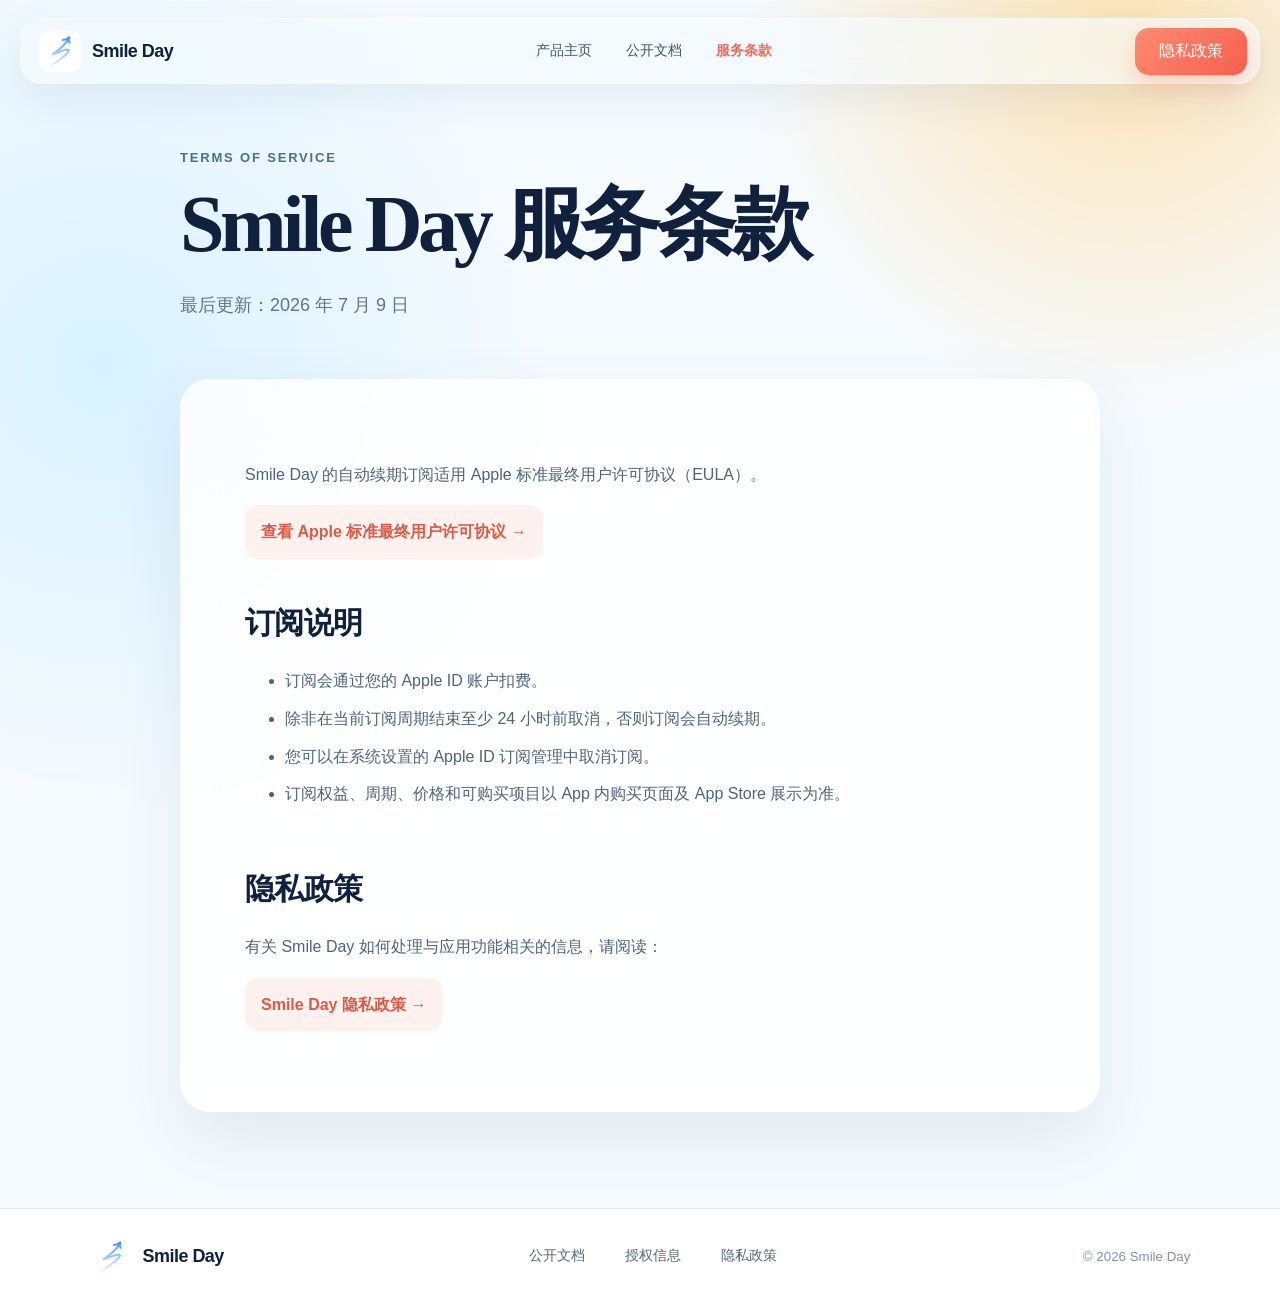
<file: website/terms/index.html>
<!doctype html>
<html lang="zh-CN">
<head>
  <meta charset="UTF-8" />
  <meta name="viewport" content="width=device-width, initial-scale=1.0" />
  <meta name="description" content="Smile Day 服务条款与自动续期订阅说明。" />
  <meta name="theme-color" content="#f6fbff" />
  <title>服务条款｜Smile Day</title>
  <link rel="icon" href="../assets/app-icon.png" />
  <link rel="stylesheet" href="../styles.css" />
  <link rel="stylesheet" href="../content-pages.css" />
</head>
<body class="content-site">
  <header class="nav" aria-label="主导航">
    <a class="brand" href="../" aria-label="返回 Smile Day 首页"><img src="../assets/app-icon.png" alt="" /><span>Smile Day</span></a>
    <nav><a href="../">产品主页</a><a href="../docs/">公开文档</a><a href="./" aria-current="page">服务条款</a></nav>
    <a class="nav-cta" href="../privacy/">隐私政策</a>
  </header>

  <main class="content-main legal-main">
    <header class="page-hero">
      <p class="eyebrow">Terms of Service</p>
      <h1>Smile Day 服务条款</h1>
      <p>最后更新：2026 年 7 月 9 日</p>
    </header>

    <article class="legal-document">
      <p>Smile Day 的自动续期订阅适用 Apple 标准最终用户许可协议（EULA）。</p>
      <p><a class="legal-callout" href="https://www.apple.com/legal/internet-services/itunes/dev/stdeula/">查看 Apple 标准最终用户许可协议 →</a></p>

      <h2>订阅说明</h2>
      <ul>
        <li>订阅会通过您的 Apple ID 账户扣费。</li>
        <li>除非在当前订阅周期结束至少 24 小时前取消，否则订阅会自动续期。</li>
        <li>您可以在系统设置的 Apple ID 订阅管理中取消订阅。</li>
        <li>订阅权益、周期、价格和可购买项目以 App 内购买页面及 App Store 展示为准。</li>
      </ul>

      <h2>隐私政策</h2>
      <p>有关 Smile Day 如何处理与应用功能相关的信息，请阅读：</p>
      <p><a class="legal-callout" href="../privacy/">Smile Day 隐私政策 →</a></p>
    </article>
  </main>

  <footer><a class="brand" href="../"><img src="../assets/app-icon.png" alt="" /><span>Smile Day</span></a><div><a href="../docs/">公开文档</a><a href="../authorization/">授权信息</a><a href="../privacy/">隐私政策</a></div><small>© 2026 Smile Day</small></footer>
</body>
</html>
</file>
<file: website/styles.css>
:root{--ink:#10213d;--muted:#64738b;--blue:#dff3ff;--coral:#ff765f;--white:rgba(255,255,255,.72);--serif:"Songti SC","STSong",Georgia,serif;--sans:-apple-system,BlinkMacSystemFont,"SF Pro Display","PingFang SC",sans-serif}
*{box-sizing:border-box}html{scroll-behavior:smooth}body{margin:0;color:var(--ink);font-family:var(--sans);background:#f5fbff;overflow-x:hidden}a{color:inherit;text-decoration:none}button{font:inherit;color:inherit}.nav{position:fixed;z-index:50;top:18px;left:50%;transform:translateX(-50%);width:min(1240px,calc(100% - 36px));height:66px;padding:9px 12px 9px 18px;display:flex;align-items:center;justify-content:space-between;border:1px solid rgba(255,255,255,.75);background:rgba(244,250,255,.66);backdrop-filter:blur(22px) saturate(1.4);border-radius:22px;box-shadow:0 14px 45px rgba(38,77,113,.09)}.brand{display:flex;align-items:center;gap:11px;font-weight:750;font-size:18px;letter-spacing:-.03em}.brand img{width:42px;height:42px;border-radius:12px}.nav nav{display:flex;gap:34px;color:#3d526d;font-size:14px}.nav nav a{transition:.2s}.nav nav a:hover{color:var(--coral)}.nav-cta{padding:13px 24px;border-radius:14px;color:#fff;background:linear-gradient(135deg,#ff8b72,#f75f4d);box-shadow:0 10px 24px rgba(247,95,77,.24)}
.hero{min-height:100svh;position:relative;display:grid;grid-template-columns:1.02fr .98fr;align-items:center;padding:130px max(7vw,40px) 80px;isolation:isolate;background:radial-gradient(circle at 82% 19%,rgba(255,218,155,.9),transparent 28%),linear-gradient(135deg,#ecf8ff 7%,#dff3ff 52%,#fff3d8 100%)}.hero:after{content:"";position:absolute;inset:auto 0 0;height:23%;z-index:-1;background:linear-gradient(transparent,rgba(255,255,255,.8))}.sky-orb{position:absolute;border-radius:50%;filter:blur(8px);z-index:-1}.orb-one{width:420px;height:420px;right:-80px;top:-50px;background:rgba(255,197,96,.38)}.orb-two{width:350px;height:350px;left:30%;bottom:-180px;background:rgba(91,200,255,.26)}.hero-copy{max-width:700px}.hero h1{font-family:var(--serif);font-weight:700;font-size:clamp(48px,5.2vw,82px);line-height:1.19;letter-spacing:-.055em;margin:0 0 30px}.hero h1 em,.manifesto em{font-style:normal;color:#29496e}.hero-copy>p{font-size:clamp(17px,1.4vw,21px);line-height:1.9;color:#536781;margin:0 0 40px}.actions{display:flex;align-items:center;gap:26px}.store-button{display:inline-flex;align-items:center;gap:12px;border-radius:18px;padding:12px 24px;color:white;background:linear-gradient(135deg,#ff8c72,#f45f4f);box-shadow:0 14px 30px rgba(244,95,79,.25);font-weight:650;font-size:19px;transition:.25s}.store-button:hover{transform:translateY(-3px);box-shadow:0 18px 36px rgba(244,95,79,.32)}.store-button small{display:block;font-size:10px;font-weight:500;opacity:.9}.apple{font-size:20px}.text-link{padding:15px 4px;font-weight:600;border-bottom:1px solid rgba(16,33,61,.25)}.text-link span{display:inline-block;margin-left:8px}.hero-product{height:700px;display:grid;place-items:center;position:relative;perspective:1000px}.halo{position:absolute;width:580px;height:580px;border-radius:50%;background:rgba(255,255,255,.35);filter:blur(3px);box-shadow:0 0 100px #fff}.phone{position:relative;width:330px;height:660px;border:8px solid #18202b;border-radius:55px;padding:6px;background:#12161c;box-shadow:28px 40px 70px rgba(32,62,87,.28),inset 0 0 0 2px #dce0e3;transform:rotate(3deg);transition:.4s}.phone:hover{transform:rotate(0) translateY(-8px)}.island{position:absolute;z-index:5;width:100px;height:27px;border-radius:18px;background:#101216;left:50%;top:17px;transform:translateX(-50%)}.phone-screen{height:100%;padding:28px 20px;border-radius:42px;background:linear-gradient(160deg,#e7f6ff,#f9fcff 55%,#e6f3fa);overflow:hidden;transition:.5s}.status{font-size:10px;display:flex;justify-content:space-between;margin:0 5px 28px}.location{font-weight:700;font-size:16px}.location small{display:block;color:#789;font-size:9px;font-weight:500;margin-top:3px}.days{display:grid;grid-template-columns:repeat(3,1fr);gap:6px;margin:20px 0}.days button{border:0;background:rgba(255,255,255,.52);padding:14px 3px;border-radius:16px;display:grid;gap:6px;cursor:pointer}.days button.active{background:rgba(255,255,255,.92);transform:translateY(-7px);box-shadow:0 10px 24px rgba(77,118,147,.15)}.days b{font-size:20px}.days small,.days span{font-size:10px}.main-temp{display:flex;align-items:center;gap:14px;margin:30px 2px 12px}.main-temp strong{font-size:74px;font-weight:420;letter-spacing:-.07em}.main-temp>span{font-size:13px}.main-temp small{color:#718094}.weather-symbol{position:absolute;color:#fbb42f;font-size:42px;right:25px;top:215px}.decision{font-size:14px}.decision b{color:#ff704f}.advice{display:flex;gap:12px;background:rgba(255,255,255,.75);border:1px solid white;border-radius:20px;padding:15px;margin-top:24px;box-shadow:0 12px 35px rgba(56,93,118,.08)}.advice i{color:#ffad2e}.advice b{font-size:12px}.advice p{font-size:10px;line-height:1.65;color:#6a7a8e}.glass{background:rgba(255,255,255,.58);border:1px solid rgba(255,255,255,.85);backdrop-filter:blur(20px);box-shadow:0 18px 48px rgba(38,75,102,.14)}.float-note{position:absolute;right:4%;bottom:12%;padding:16px 20px;border-radius:18px;display:grid;gap:5px;font-size:12px}.float-note b{font-size:15px}.scroll-cue{position:absolute;bottom:30px;left:50%;transform:translateX(-50%);font-size:12px;color:#65768b}.scroll-cue span{margin-left:12px}
.manifesto{min-height:780px;display:grid;place-content:center;text-align:center;padding:100px 24px;background:linear-gradient(#f7fcff,#edf8ff)}.manifesto>p{font-size:18px;color:#789;line-height:1.7}.manifesto h2{font-family:var(--serif);font-size:clamp(44px,5.8vw,76px);line-height:1.25;margin:28px 0 70px}.decision-strip{display:flex;align-items:center;justify-content:center;gap:24px;color:#8190a4}.decision-strip span,.decision-strip strong{padding:15px 25px;border-radius:16px;border:1px solid rgba(118,157,185,.23);background:rgba(255,255,255,.64)}.decision-strip strong{color:#e96751;box-shadow:0 10px 30px rgba(255,128,95,.12)}
.compare{min-height:790px;padding:140px max(7vw,40px);display:grid;grid-template-columns:.65fr 1.35fr;gap:70px;align-items:center;background:radial-gradient(circle at 72% 40%,rgba(255,220,151,.34),transparent 23%),linear-gradient(150deg,#dff3ff,#f6fbff)}.section-copy h2{font-family:var(--serif);font-size:clamp(42px,4.4vw,67px);line-height:1.22;margin:0 0 25px;letter-spacing:-.035em}.section-copy p{font-size:17px;color:#5e7189;line-height:1.8}.timeline{display:flex;align-items:center}.day-card{min-width:175px;min-height:330px;border:1px solid rgba(255,255,255,.8);background:rgba(255,255,255,.34);border-radius:26px;padding:28px 18px;display:flex;flex-direction:column;align-items:center;gap:10px;cursor:pointer;transition:.35s}.day-card:hover{transform:translateY(-8px)}.day-card.selected{background:rgba(255,255,255,.75);border-color:#fff2d2;box-shadow:0 22px 60px rgba(211,150,58,.19),0 0 0 1px rgba(255,207,118,.4);transform:translateY(-12px)}.day-card small{color:#5880a3}.day-card .icon{font-size:43px;color:#f9b42f;margin:15px 0 4px}.day-card strong{font-family:var(--serif);font-size:52px;font-weight:500}.day-card p{margin:0}.day-card em{font-style:normal;font-size:12px;background:rgba(255,255,255,.72);padding:10px 13px;border-radius:12px;margin-top:15px}.line{height:2px;flex:1;min-width:28px;background:linear-gradient(90deg,#d5e1e8,#fff6d9,#d5e1e8)}
.notify{min-height:780px;position:relative;overflow:hidden;padding:130px max(7vw,40px);display:flex;align-items:center;justify-content:flex-end;background:linear-gradient(110deg,#9dc5df,#d4e9f7 55%,#afcddd)}.rain-pane{position:absolute;inset:0;background:linear-gradient(100deg,rgba(34,78,113,.23),transparent),radial-gradient(circle at 70% 35%,rgba(255,255,255,.4),transparent 30%);filter:blur(.2px)}.rain-pane span{position:absolute;width:3px;height:65px;border-radius:4px;background:linear-gradient(transparent,rgba(255,255,255,.65));transform:rotate(12deg);animation:rain 2.4s infinite linear}.rain-pane span:nth-child(1){left:12%;top:8%}.rain-pane span:nth-child(2){left:34%;top:30%;animation-delay:-1s}.rain-pane span:nth-child(3){left:57%;top:5%;animation-delay:-.3s}.rain-pane span:nth-child(4){left:78%;top:42%;animation-delay:-1.5s}.rain-pane span:nth-child(5){left:92%;top:13%;animation-delay:-.6s}.notify .section-copy{width:42%;z-index:2}.notification{position:absolute;z-index:3;left:12%;top:45%;display:flex;align-items:flex-start;width:min(460px,42vw);border-radius:24px;padding:18px}.notification img{width:48px;border-radius:13px;margin-right:14px}.notification b{font-size:14px}.notification p{font-weight:700;margin:4px 0}.notification small{color:#65778d}.notification time{margin-left:auto;font-size:11px;color:#78899a}
.everywhere{min-height:850px;display:grid;grid-template-columns:.55fr 1.45fr;align-items:center;padding:130px max(7vw,40px);background:linear-gradient(145deg,#fafaf7,#e8f0f3)}.device-stage{position:relative;height:560px}.widget{position:absolute;border-radius:30px;padding:25px;color:white;box-shadow:0 30px 70px rgba(32,67,90,.22);border:1px solid rgba(255,255,255,.35);display:flex;flex-direction:column}.widget-weather{width:255px;height:255px;left:9%;top:23%;background:linear-gradient(145deg,#78acd1,#447b9d)}.widget-air{width:210px;height:190px;left:37%;top:3%;background:linear-gradient(145deg,#9ebfd0,#638da7)}.widget small{opacity:.8}.widget b{font-size:58px;margin:auto 0 4px}.widget span{font-size:13px}.watch{position:absolute;right:4%;top:22%;width:205px;height:250px;border-radius:70px;border:16px solid #e8e2d9;background:#20252a;box-shadow:0 30px 70px rgba(49,57,63,.26)}.watch:before,.watch:after{content:"";position:absolute;width:100px;height:150px;left:37px;background:#e7e0d6;z-index:-1}.watch:before{bottom:90%;border-radius:30px 30px 8px 8px}.watch:after{top:90%;border-radius:8px 8px 30px 30px}.watch div{height:100%;border-radius:50px;color:white;display:grid;place-content:center;text-align:center}.watch span{font-size:40px;color:#ffd352}.watch b{font-size:43px}.watch small{line-height:1.5}.device-label{position:absolute;bottom:5%;font-size:12px;color:#6c7b89}.label-one{left:10%}.label-two{left:45%}.label-three{right:8%}
.final-cta{min-height:680px;position:relative;display:flex;align-items:center;padding:100px max(7vw,40px);overflow:hidden;background:linear-gradient(115deg,#ffe6c5,#ffd699 50%,#faa87f)}.sunset{position:absolute;right:12%;top:24%;width:220px;height:220px;border-radius:50%;background:#fff5d3;box-shadow:0 0 90px #fff9df}.final-cta:after{content:"";position:absolute;inset:62% 0 0;background:linear-gradient(rgba(255,255,255,.1),rgba(255,255,255,.5));clip-path:polygon(0 30%,100% 0,100% 100%,0 100%)}.final-cta>div:last-child{position:relative;z-index:2}.final-cta h2{font-family:var(--serif);font-size:clamp(50px,6vw,86px);line-height:1.18;margin:0 0 25px}.final-cta p{font-size:18px;margin-bottom:35px}footer{padding:26px max(7vw,40px);display:flex;align-items:center;justify-content:space-between;background:#fff}footer div{display:flex;gap:40px;font-size:14px;color:#53657a}footer small{color:#8592a0}.reveal{opacity:1;transform:none}.js .reveal{opacity:0;transform:translateY(28px);transition:opacity .8s ease,transform .8s ease}.js .reveal.visible{opacity:1;transform:none}.delay-1{transition-delay:.12s}@keyframes rain{from{transform:translateY(-120px) rotate(12deg)}to{transform:translateY(850px) rotate(12deg)}}
@media(max-width:900px){.nav nav{display:none}.hero{grid-template-columns:1fr;padding:125px 24px 60px;text-align:center}.hero-copy{margin:auto}.actions{justify-content:center}.hero-product{height:610px}.phone{width:292px;height:585px}.scroll-cue{display:none}.compare,.everywhere{grid-template-columns:1fr;padding:100px 24px;gap:55px}.compare .section-copy,.everywhere .section-copy{text-align:center}.timeline{justify-content:center}.day-card{min-width:0;flex:1;padding:20px 8px}.notify{padding:100px 24px;justify-content:flex-start;align-items:flex-start}.notify .section-copy{width:100%;text-align:center}.notification{top:auto;bottom:18%;left:5%;width:90%;max-width:none}.everywhere{overflow:hidden}.device-stage{transform:scale(.85);transform-origin:center top}.final-cta{padding:100px 24px}.sunset{right:-60px}footer{gap:20px;flex-wrap:wrap}}
@media(max-width:560px){.nav{top:10px;height:58px}.brand{font-size:16px}.brand img{width:36px;height:36px}.nav-cta{padding:10px 18px}.hero h1{font-size:42px}.hero-copy>p br{display:none}.actions{flex-direction:column;gap:10px}.hero-product{height:520px}.phone{width:250px;height:500px;border-radius:45px}.phone-screen{padding:24px 14px}.main-temp{margin-top:15px}.main-temp strong{font-size:58px}.weather-symbol{top:185px}.float-note{right:-4%;bottom:8%}.manifesto{min-height:650px}.decision-strip{gap:6px;font-size:10px}.decision-strip span,.decision-strip strong{padding:12px 8px}.compare{padding-top:90px}.timeline{margin:0 -12px}.day-card{min-height:280px}.day-card strong{font-size:38px}.day-card em{font-size:9px;padding:8px 4px}.notify{min-height:650px}.everywhere{min-height:780px}.device-stage{width:100%;height:480px;left:auto;transform:none}.widget-weather{width:175px;height:175px;left:0;top:29%;padding:18px;border-radius:24px}.widget-air{width:150px;height:140px;left:27%;top:2%;padding:16px;border-radius:22px}.widget b{font-size:39px}.widget span{font-size:10px}.watch{right:0;top:25%;width:140px;height:175px;border-width:11px;border-radius:49px}.watch:before,.watch:after{width:70px;height:105px;left:24px}.watch div{border-radius:35px}.watch span{font-size:29px}.watch b{font-size:31px}.watch small{font-size:8px}.device-label{bottom:7%;font-size:10px}.label-one{left:2%}.label-two{left:37%}.label-three{right:1%}.final-cta{min-height:580px}.final-cta h2{font-size:48px}footer{justify-content:center;text-align:center}footer div{width:100%;justify-content:center;order:3}}
@media(prefers-reduced-motion:reduce){html{scroll-behavior:auto}.js .reveal{opacity:1;transform:none;transition:none}.rain-pane span{animation:none}.phone,.store-button{transition:none}}
</file>
<file: website/content-pages.css>
:root {
  --page-ink: #10213d;
  --page-muted: #64738b;
  --page-line: rgba(72, 111, 141, 0.16);
  --page-surface: rgba(255, 255, 255, 0.78);
  --page-accent: #f36b57;
  --page-blue: #dff3ff;
}

body.content-site {
  min-height: 100vh;
  overflow-x: hidden;
  background:
    radial-gradient(circle at 88% 2%, rgba(255, 218, 155, 0.72), transparent 24rem),
    radial-gradient(circle at 8% 28%, rgba(141, 216, 255, 0.28), transparent 28rem),
    #f6fbff;
}

.content-site .nav nav a[aria-current="page"] {
  color: var(--page-accent);
  font-weight: 700;
}

.content-main {
  width: min(1120px, calc(100% - 40px));
  margin: 0 auto;
  padding: 150px 0 96px;
}

.page-hero {
  max-width: 780px;
  margin-bottom: 56px;
}

.eyebrow {
  margin: 0 0 16px;
  color: #49708e;
  font-size: 13px;
  font-weight: 760;
  letter-spacing: 0.14em;
  text-transform: uppercase;
}

.page-hero h1 {
  margin: 0;
  font-family: var(--serif);
  font-size: clamp(48px, 7vw, 80px);
  line-height: 1.08;
  letter-spacing: -0.055em;
}

.page-hero > p:last-of-type {
  max-width: 680px;
  margin: 22px 0 0;
  color: var(--page-muted);
  font-size: 18px;
  line-height: 1.85;
}

.page-actions {
  display: flex;
  flex-wrap: wrap;
  gap: 12px;
  margin-top: 28px;
}

.page-button {
  display: inline-flex;
  min-height: 48px;
  align-items: center;
  justify-content: center;
  padding: 0 20px;
  border: 1px solid var(--page-line);
  border-radius: 14px;
  background: rgba(255, 255, 255, 0.72);
  color: var(--page-ink);
  font-weight: 700;
  transition: transform 0.2s ease, box-shadow 0.2s ease;
}

.page-button.primary {
  border-color: transparent;
  background: linear-gradient(135deg, #ff8b72, #f45f4f);
  box-shadow: 0 14px 28px rgba(244, 95, 79, 0.2);
  color: #fff;
}

.page-button:hover {
  transform: translateY(-2px);
  box-shadow: 0 14px 30px rgba(38, 75, 102, 0.12);
}

.section-heading {
  margin: 0 0 24px;
  font-family: var(--serif);
  font-size: clamp(30px, 4vw, 44px);
  letter-spacing: -0.035em;
}

.certificate-shell {
  padding: 18px;
  border: 1px solid rgba(255, 255, 255, 0.9);
  border-radius: 34px;
  background: rgba(255, 255, 255, 0.42);
  box-shadow: 0 30px 80px rgba(46, 84, 112, 0.13);
  backdrop-filter: blur(22px);
}

.certificate {
  position: relative;
  overflow: hidden;
  padding: clamp(44px, 8vw, 88px) clamp(22px, 7vw, 76px);
  border: 1px solid rgba(87, 117, 139, 0.18);
  border-radius: 24px;
  background: #fff;
  text-align: center;
}

.certificate::before,
.certificate::after {
  position: absolute;
  width: 170px;
  height: 170px;
  border-radius: 50%;
  content: "";
  filter: blur(1px);
}

.certificate::before {
  top: -105px;
  right: -70px;
  background: rgba(255, 132, 104, 0.13);
}

.certificate::after {
  bottom: -110px;
  left: -80px;
  background: rgba(106, 196, 240, 0.14);
}

.partner-logo {
  width: min(460px, 90%);
  height: auto;
  margin: -5% auto -2%;
}

.certificate h2 {
  margin: 12px 0 4px;
  font-family: var(--serif);
  font-size: clamp(38px, 6vw, 62px);
  letter-spacing: 0.08em;
}

.certificate .subtitle {
  margin: 0 0 48px;
  color: #9aa5b1;
  font-size: clamp(17px, 2.4vw, 23px);
}

.certificate-copy {
  position: relative;
  z-index: 1;
  display: grid;
  gap: 32px;
  max-width: 760px;
  margin: 0 auto;
}

.certificate-copy p {
  margin: 0;
  font-size: 17px;
  line-height: 1.8;
}

.certificate-copy strong {
  display: block;
  color: #152b45;
  font-size: 18px;
}

.certificate-copy span {
  display: block;
  color: #748196;
  font-size: 14px;
}

.product-seal {
  display: inline-flex;
  align-items: center;
  justify-content: center;
  min-width: 190px;
  min-height: 60px;
  margin-top: 10px;
  padding: 10px 28px;
  border: 1px solid rgba(243, 107, 87, 0.3);
  border-radius: 999px;
  background: rgba(255, 239, 234, 0.72);
  color: #d95b49;
  font-size: 22px;
  font-weight: 800;
}

.channel-links {
  display: flex;
  flex-wrap: wrap;
  justify-content: center;
  gap: 10px;
  margin-top: 12px;
}

.channel-links a {
  padding: 10px 14px;
  border-radius: 12px;
  background: #f1f7fb;
  color: #315d7d;
  font-weight: 700;
}

.source-note {
  margin: 22px 4px 0;
  color: var(--page-muted);
  font-size: 13px;
  line-height: 1.7;
  text-align: center;
}

.info-grid,
.document-grid,
.architecture-grid {
  display: grid;
  grid-template-columns: repeat(2, minmax(0, 1fr));
  gap: 18px;
}

.info-grid {
  margin-top: 64px;
}

.info-card,
.document-card,
.architecture-card,
.code-card {
  border: 1px solid rgba(255, 255, 255, 0.88);
  border-radius: 24px;
  background: var(--page-surface);
  box-shadow: 0 18px 48px rgba(38, 75, 102, 0.08);
  backdrop-filter: blur(18px);
}

.info-card,
.document-card,
.architecture-card {
  padding: 28px;
}

.info-card small,
.document-card small,
.architecture-card small {
  display: block;
  margin-bottom: 10px;
  color: #63809a;
  font-size: 12px;
  font-weight: 750;
  letter-spacing: 0.08em;
  text-transform: uppercase;
}

.info-card h2,
.document-card h2,
.architecture-card h2 {
  margin: 0 0 10px;
  font-size: 22px;
  letter-spacing: -0.025em;
}

.info-card p,
.document-card p,
.architecture-card p {
  margin: 0;
  color: var(--page-muted);
  line-height: 1.75;
}

.content-section {
  margin-top: 80px;
}

.content-section > p {
  max-width: 760px;
  margin: -12px 0 28px;
  color: var(--page-muted);
  line-height: 1.75;
}

.document-grid {
  grid-template-columns: repeat(3, minmax(0, 1fr));
}

.public-document-grid {
  grid-template-columns: repeat(3, minmax(0, 1fr));
}

.document-card {
  display: flex;
  min-height: 250px;
  flex-direction: column;
}

.document-card a {
  margin-top: auto;
  padding-top: 22px;
  color: #e4604d;
  font-weight: 750;
}

.architecture-grid {
  grid-template-columns: repeat(4, minmax(0, 1fr));
}

.architecture-card {
  min-height: 190px;
}

.code-card {
  overflow-x: auto;
  padding: 24px 28px;
  background: #13263d;
  color: #e8f6ff;
}

.code-card pre {
  margin: 0;
  font: 14px/1.8 ui-monospace, SFMono-Regular, Menlo, Monaco, Consolas, monospace;
}

.legal-main {
  max-width: 920px;
}

.legal-document {
  padding: clamp(28px, 6vw, 64px);
  border: 1px solid rgba(255, 255, 255, 0.9);
  border-radius: 30px;
  background: rgba(255, 255, 255, 0.82);
  box-shadow: 0 28px 70px rgba(38, 75, 102, 0.1);
  color: var(--page-ink);
  line-height: 1.85;
  backdrop-filter: blur(18px);
}

.legal-document h2 {
  margin: 52px 0 16px;
  font-family: var(--serif);
  font-size: 30px;
  letter-spacing: -0.025em;
}

.legal-document h2:first-of-type {
  margin-top: 36px;
}

.legal-document h3 {
  margin: 30px 0 10px;
  font-size: 19px;
}

.legal-document p,
.legal-document li {
  color: #4f637c;
}

.legal-document li + li {
  margin-top: 8px;
}

.legal-document a {
  color: #d95b49;
  font-weight: 700;
}

.legal-callout {
  display: inline-flex;
  padding: 12px 16px;
  border-radius: 13px;
  background: rgba(255, 239, 234, 0.86);
}

.content-site footer {
  border-top: 1px solid var(--page-line);
}

@media (max-width: 900px) {
  .document-grid,
  .architecture-grid {
    grid-template-columns: repeat(2, minmax(0, 1fr));
  }
}

@media (max-width: 620px) {
  .content-site .nav {
    right: 14px;
    left: 14px;
    width: auto;
    transform: none;
  }

  .content-site .nav-cta {
    display: none;
  }

  .content-main {
    width: min(100% - 28px, 1120px);
    padding-top: 118px;
  }

  .page-hero h1 {
    overflow-wrap: anywhere;
    font-size: 42px;
    line-height: 1.14;
  }

  .certificate-shell {
    padding: 8px;
    border-radius: 24px;
  }

  .certificate {
    border-radius: 18px;
  }

  .certificate .subtitle {
    margin-bottom: 34px;
  }

  .certificate-copy p {
    font-size: 15px;
  }

  .info-grid,
  .document-grid,
  .architecture-grid {
    grid-template-columns: 1fr;
  }

  .document-card,
  .architecture-card {
    min-height: auto;
  }
}

@media print {
  .content-site {
    background: #fff;
  }

  .content-site .nav,
  .page-hero,
  .source-note,
  .info-grid,
  .content-site footer {
    display: none;
  }

  .content-main {
    width: 100%;
    padding: 0;
  }

  .certificate-shell {
    padding: 0;
    border: 0;
    box-shadow: none;
  }

  .certificate {
    min-height: 100vh;
    border: 0;
    border-radius: 0;
  }
}
</file>
